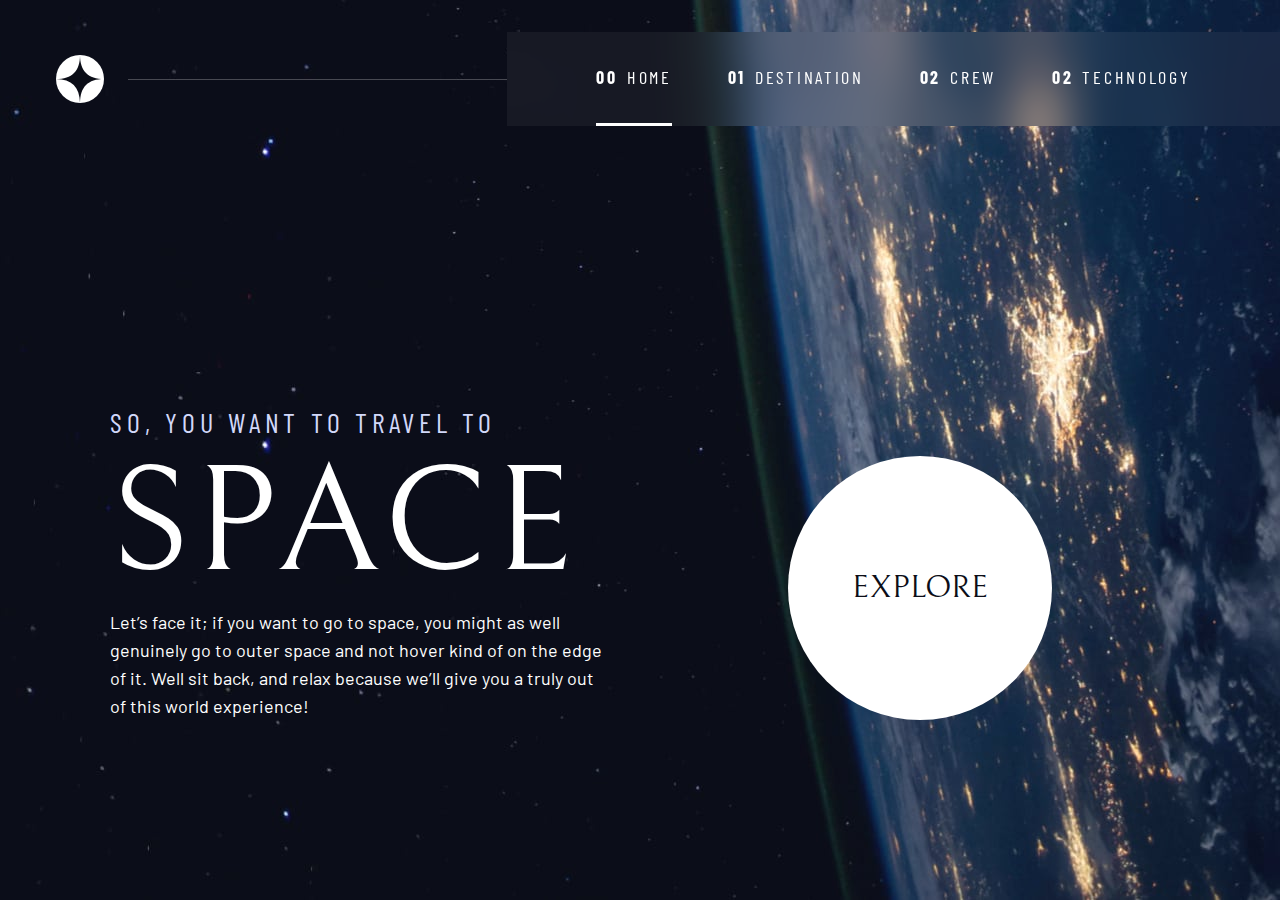
<file: index.html>
<!DOCTYPE html>
<html lang="en">
<head>
    <meta charset="UTF-8">
    <meta name="viewport" content="width=device-width, initial-scale=1.0">

    <link rel="icon" type="image/png" sizes="32x32" href="./assets/shared/logo.svg">
    
    <!-- Google fonts -->
    <link rel="preconnect" href="https://fonts.googleapis.com">
    <link rel="preconnect" href="https://fonts.gstatic.com" crossorigin>
    <link href="https://fonts.googleapis.com/css2?family=Barlow+Condensed:ital,wght@0,100;0,200;0,300;0,400;0,500;0,600;0,700;0,800;0,900;1,100;1,200;1,300;1,400;1,500;1,600;1,700;1,800;1,900&family=Barlow:ital,wght@0,100;0,200;0,300;0,400;0,500;0,600;0,700;0,800;0,900;1,100;1,200;1,300;1,400;1,500;1,600;1,700;1,800;1,900&family=Bellefair&display=swap" rel="stylesheet">
    
    <!-- Custom CSS -->
    <link rel="stylesheet" href="index.css">

    <script src="navigation.js" defer></script>

    <title>Frontend Mentor | Space tourism website</title>
</head>
<body class="home">
    <a class="skip-to-content" href="#main">Skip to content</a>
    <header class="primary-header flex">
        <div>
            <img src="./assets/shared/logo.svg" alt="space tourism logo" class="logo">
        </div>
        <button class="mobile-nav-toggle" aria-controls="primary-navigation"><span class="sr-only" aria-expanded="false">Menu</span></button>
        <nav>
            <ul id="primary-navigation" data-visible="false" class="primary-navigation underline-indicators flex">
                <li class="active"><a class="text-white ff-sans-cond uppercase letter-spacing-2" href="index.html"><span aria-hidden="true">00</span>Home</a></li>
                <li><a class="text-white ff-sans-cond uppercase letter-spacing-2" href="destination.html"><span aria-hidden="true">01</span>Destination</a></li>
                <li><a class="text-white ff-sans-cond uppercase letter-spacing-2" href="crew.html"><span aria-hidden="true">02</span>Crew</a></li>
                <li><a class="text-white ff-sans-cond uppercase letter-spacing-2" href="technology.html"><span aria-hidden="true">02</span>Technology</a></li>
            </ul>
        </nav>
    </header>

    <main id="main" class="grid-container grid-container--home">
        <div>
            <h1 class="text-accent fs-500 ff-sans-cond uppercase letter-spacing-1">
                So, you want to travel to
                <span class="d-block text-white fs-900 ff-serif">Space</span>
            </h1>
            <p>
                Let’s face it; if you want to go to space, you might as well genuinely go to 
                outer space and not hover kind of on the edge of it. Well sit back, and relax 
                because we’ll give you a truly out of this world experience!
            </p>
        </div>
        
        <div>
            <a href="destination.html" class="large-button bg-white text-dark ff-serif uppercase">Explore</a>
        </div>
    </main>

</body>
</html>
</file>
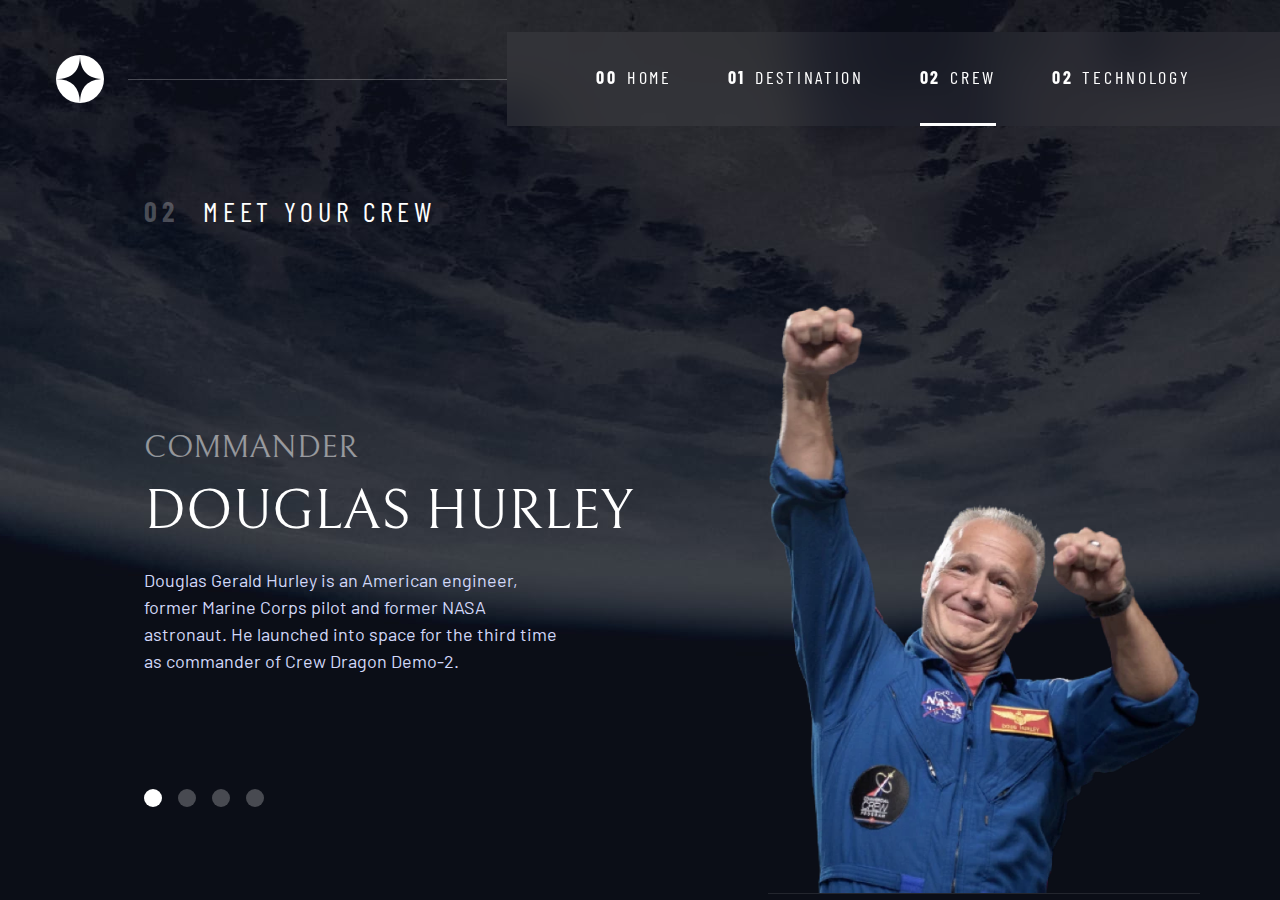
<file: crew.html>
<!DOCTYPE html>
<html lang="en">
<head>
    <meta charset="UTF-8">
    <meta name="viewport" content="width=device-width, initial-scale=1.0">

    <link rel="icon" type="image/png" sizes="32x32" href="./assets/shared/logo.svg">
    
    <!-- Google fonts -->
    <link rel="preconnect" href="https://fonts.googleapis.com">
    <link rel="preconnect" href="https://fonts.gstatic.com" crossorigin>
    <link href="https://fonts.googleapis.com/css2?family=Barlow+Condensed:ital,wght@0,100;0,200;0,300;0,400;0,500;0,600;0,700;0,800;0,900;1,100;1,200;1,300;1,400;1,500;1,600;1,700;1,800;1,900&family=Barlow:ital,wght@0,100;0,200;0,300;0,400;0,500;0,600;0,700;0,800;0,900;1,100;1,200;1,300;1,400;1,500;1,600;1,700;1,800;1,900&family=Bellefair&display=swap" rel="stylesheet">
    
    <!-- Custom CSS -->
    <link rel="stylesheet" href="index.css">

    <script src="navigation.js" defer></script>
    <script src="tabs.js" defer></script>

    <title>Frontend Mentor | Space tourism website</title>
</head>
<body class="crew">
    <a class="skip-to-content" href="#main">Skip to content</a>
    <header class="primary-header flex">
        <div>
            <img src="./assets/shared/logo.svg" alt="space tourism logo" class="logo">
        </div>
        <button class="mobile-nav-toggle" aria-controls="primary-navigation"><span class="sr-only" aria-expanded="false">Menu</span></button>
        <nav>
            <ul id="primary-navigation" data-visible="false" class="primary-navigation underline-indicators flex">
                <li><a class="text-white ff-sans-cond uppercase letter-spacing-2" href="index.html"><span aria-hidden="true">00</span>Home</a></li>
                <li><a class="text-white ff-sans-cond uppercase letter-spacing-2" href="destination.html"><span aria-hidden="true">01</span>Destination</a></li>
                <li class="active"><a class="text-white ff-sans-cond uppercase letter-spacing-2" href="crew.html"><span aria-hidden="true">02</span>Crew</a></li>
                <li><a class="text-white ff-sans-cond uppercase letter-spacing-2" href="technology.html"><span aria-hidden="true">02</span>Technology</a></li>
            </ul>
        </nav>
    </header>

    <main id="main" class="grid-container grid-container--crew flow">
        <h1 class="numbered-title"><span aria-hidden="true">02</span> Meet your crew</h1>

        <div class="dot-indicators flex" role="tablist" aria-label="crew member list">
            <button aria-selected="true" role="tab" aria-controls="commander-tab" tabindex="0" data-image="commander-image"><span class="sr-only">The commander</span></button>
            <button aria-selected="false" role="tab" aria-controls="specialist-tab" tabindex="0" data-image="specialist-image"><span class="sr-only">The mission specialist</span></button>
            <button aria-selected="false" role="tab" aria-controls="pilot-tab" tabindex="0" data-image="pilot-image"><span class="sr-only">The pilot</span></button>
            <button aria-selected="false" role="tab" aria-controls="engineer-tab" tabindex="0" data-image="engineer-image"><span class="sr-only">The crew engineer</span></button>
        </div> 

        <article class="crew-details flow" tabindex="0" role="tabpanel"> 
            <header class="flow flow--space-small">
                <h2 id="crew-role" class="fs-600 ff-serif uppercase">Commander</h2>
                <p id="crew-name" class="fs-700 ff-serif uppercase">Douglas Hurley</p>
            </header>
            
            <p id="crew-bio" class="text-accent">Douglas Gerald Hurley is an American engineer, former Marine Corps pilot 
            and former NASA astronaut. He launched into space for the third time as 
            commander of Crew Dragon Demo-2.</p>
        </article>

        <picture id="crew-image">
            <source srcset="./assets/crew/image-douglas-hurley.webp" type="image/webp">
            <img src="./assets/crew/image-douglas-hurley.png" alt="Douglas Hurley">
        </picture>
    </main>
</body>
</html>
</file>
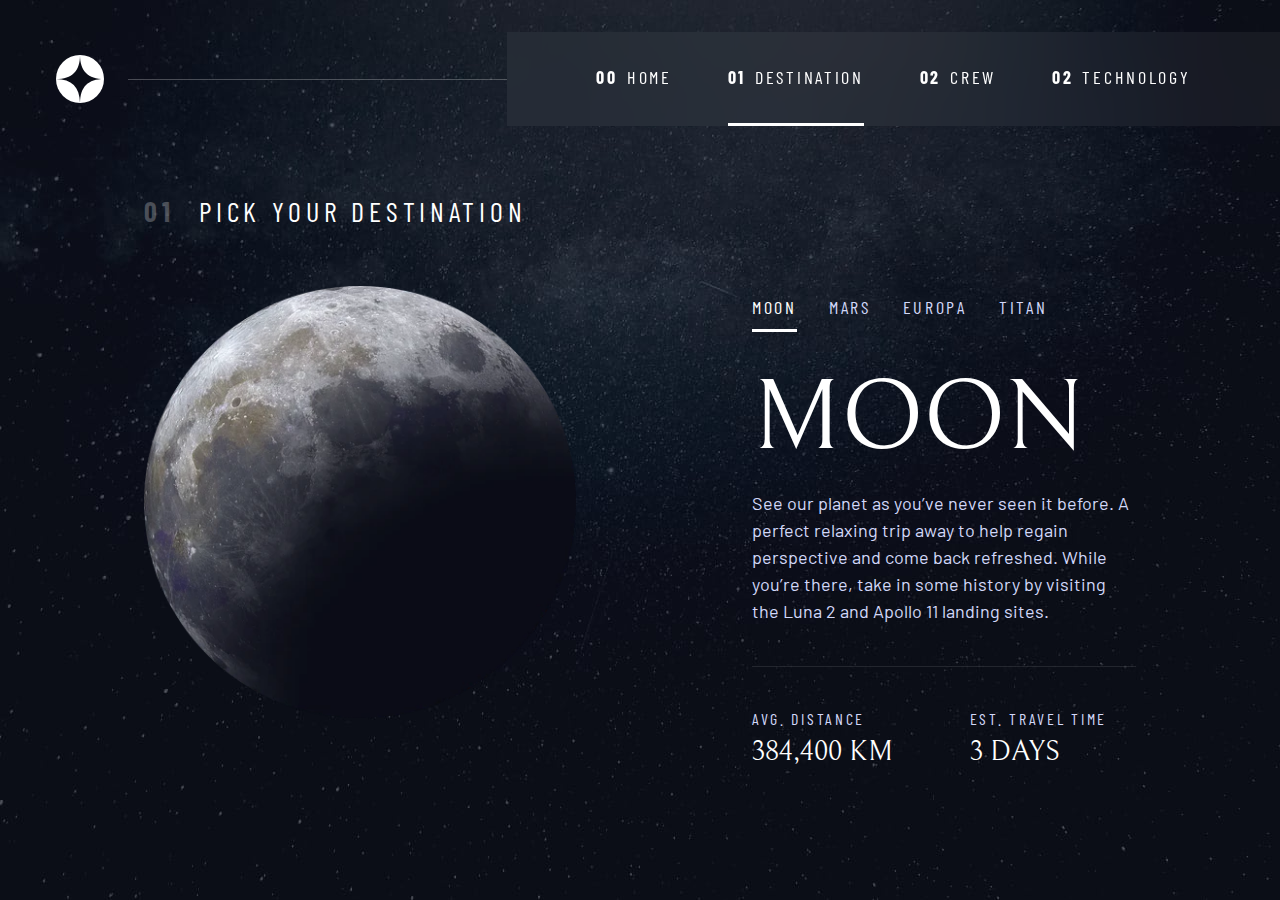
<file: destination.html>
<!DOCTYPE html>
<html lang="en">
<head>
    <meta charset="UTF-8">
    <meta name="viewport" content="width=device-width, initial-scale=1.0">

    <link rel="icon" type="image/png" sizes="32x32" href="./assets/shared/logo.svg">
    
    <!-- Google fonts -->
    <link rel="preconnect" href="https://fonts.googleapis.com">
    <link rel="preconnect" href="https://fonts.gstatic.com" crossorigin>
    <link href="https://fonts.googleapis.com/css2?family=Barlow+Condensed:ital,wght@0,100;0,200;0,300;0,400;0,500;0,600;0,700;0,800;0,900;1,100;1,200;1,300;1,400;1,500;1,600;1,700;1,800;1,900&family=Barlow:ital,wght@0,100;0,200;0,300;0,400;0,500;0,600;0,700;0,800;0,900;1,100;1,200;1,300;1,400;1,500;1,600;1,700;1,800;1,900&family=Bellefair&display=swap" rel="stylesheet">
    
    <!-- Custom CSS -->
    <link rel="stylesheet" href="index.css">

    <script src="navigation.js" defer></script>
    <script src="tabs.js" defer></script>

    <title>Frontend Mentor | Space tourism website</title>
</head>
<body class="destination">
    <a class="skip-to-content" href="#main">Skip to content</a>
    <header class="primary-header flex">
        <div>
            <img src="./assets/shared/logo.svg" alt="space tourism logo" class="logo">
        </div>
        <button class="mobile-nav-toggle" aria-controls="primary-navigation"><span class="sr-only" aria-expanded="false">Menu</span></button>
        <nav>
            <ul id="primary-navigation" data-visible="false" class="primary-navigation underline-indicators flex">
                <li><a class="text-white ff-sans-cond uppercase letter-spacing-2" href="index.html"><span aria-hidden="true">00</span>Home</a></li>
                <li class="active"><a class="text-white ff-sans-cond uppercase letter-spacing-2" href="destination.html"><span aria-hidden="true">01</span>Destination</a></li>
                <li><a class="text-white ff-sans-cond uppercase letter-spacing-2" href="crew.html"><span aria-hidden="true">02</span>Crew</a></li>
                <li><a class="text-white ff-sans-cond uppercase letter-spacing-2" href="technology.html"><span aria-hidden="true">02</span>Technology</a></li>
            </ul>
        </nav>
    </header>

    <main id="main" class="grid-container grid-container--destination flow">
        <h1 class="numbered-title"><span aria-hidden="true">01</span> Pick your destination</h1>
        
        <picture id="destination-image">
            <source srcset="./assets/destination/image-moon.webp" type="image/webp">
            <img src="./assets/destination/image-moon.png" alt="the moon">
        </picture>

        <div class="tab-list underline-indicators flex" role="tablist" aria-label="destination list">
            <button aria-selected="true" role="tab" aria-controls="moon-tab" class="text-accent ff-sans-cond uppercase letter-spacing-2" tabindex="0" data-image="moon-image">Moon</button>
            <button aria-selected="false" role="tab" aria-controls="mars-tab" class="text-accent ff-sans-cond uppercase letter-spacing-2" tabindex="-1" data-image="mars-image">Mars</button>
            <button aria-selected="false" role="tab" aria-controls="europa-tab" class="text-accent ff-sans-cond uppercase letter-spacing-2" tabindex="-1" data-image="europa-image">Europa</button>
            <button aria-selected="false" role="tab" aria-controls="titan-tab" class="text-accent ff-sans-cond uppercase letter-spacing-2" tabindex="-1" data-image="titan-image">Titan</button>
        </div>

        <article class="destination-info flow" tabindex="0" role="tabpanel">
            <h2 id="destination-name" class="fs-800 ff-serif uppercase">Moon</h2>

            <p id="destination-description" class="text-accent">See our planet as you’ve never seen it before. A perfect relaxing trip away to help 
            regain perspective and come back refreshed. While you’re there, take in some history 
            by visiting the Luna 2 and Apollo 11 landing sites.</p>
            
            <div class="destination-meta flex">
                <div>
                    <h3 class="text-accent fs-300 ff-sans-cond uppercase letter-spacing-2">Avg. distance</h3>
                    <p id="destination-distance" class="ff-serif uppercase">384,400 km</p>
                </div>
                
                <div>
                    <h3 class="text-accent fs-300 ff-sans-cond uppercase letter-spacing-2">Est. travel time</h3>
                    <p id="destination-travel" class="ff-serif uppercase">3 days</p>
                </div>
            </div>
        </article>
    </main>

</body>
</html>
</file>
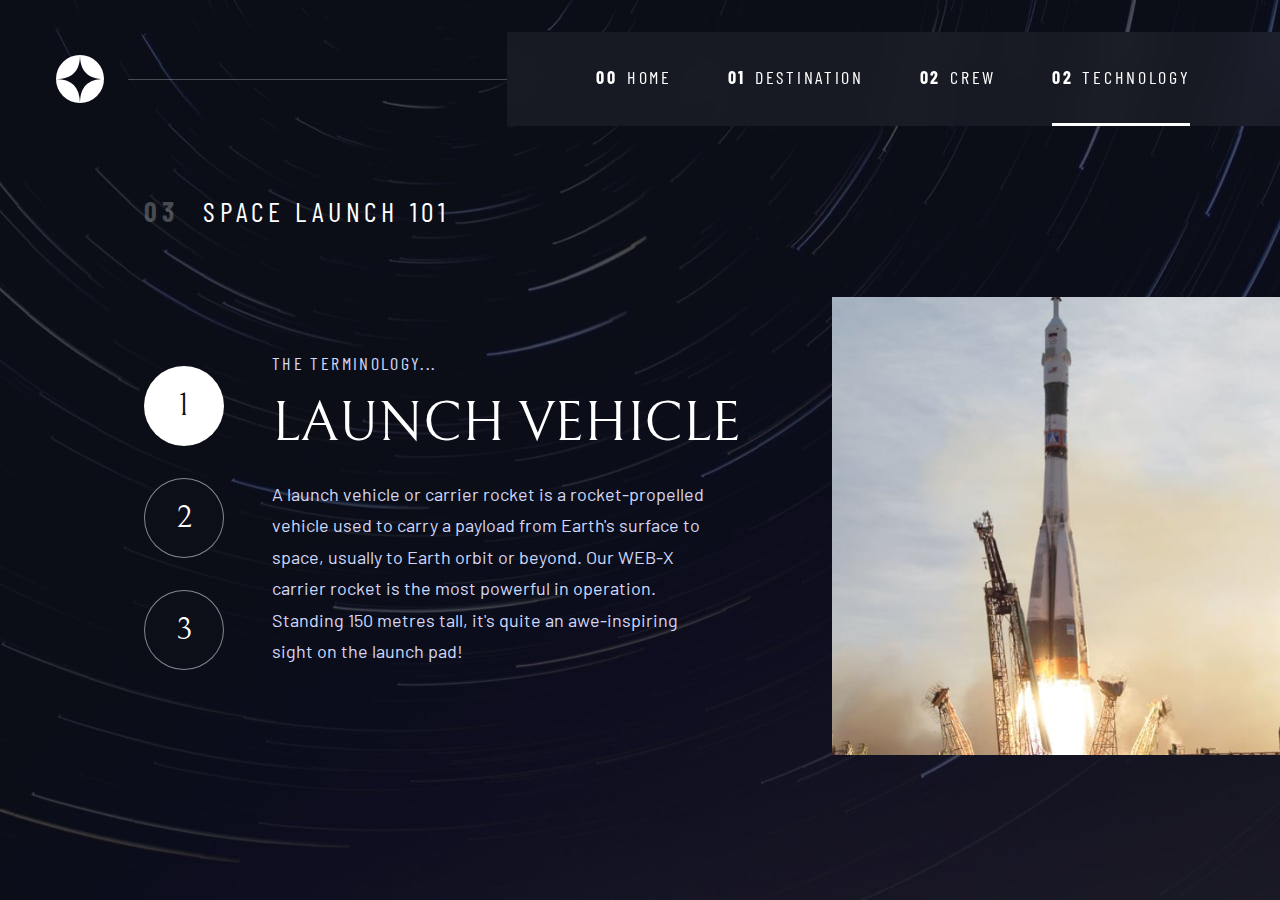
<file: technology.html>
<!DOCTYPE html>
<html lang="en">
<head>
    <meta charset="UTF-8">
    <meta name="viewport" content="width=device-width, initial-scale=1.0">

    <link rel="icon" type="image/png" sizes="32x32" href="./assets/shared/logo.svg">
    
    <!-- Google fonts -->
    <link rel="preconnect" href="https://fonts.googleapis.com">
    <link rel="preconnect" href="https://fonts.gstatic.com" crossorigin>
    <link href="https://fonts.googleapis.com/css2?family=Barlow+Condensed:ital,wght@0,100;0,200;0,300;0,400;0,500;0,600;0,700;0,800;0,900;1,100;1,200;1,300;1,400;1,500;1,600;1,700;1,800;1,900&family=Barlow:ital,wght@0,100;0,200;0,300;0,400;0,500;0,600;0,700;0,800;0,900;1,100;1,200;1,300;1,400;1,500;1,600;1,700;1,800;1,900&family=Bellefair&display=swap" rel="stylesheet">
    
    <!-- Custom CSS -->
    <link rel="stylesheet" href="index.css">

    <script src="navigation.js" defer></script>
    <script src="tabs.js" defer></script>

    <title>Frontend Mentor | Space tourism website</title>
</head>
<body class="technology">
    <a class="skip-to-content" href="#main">Skip to content</a>
    <header class="primary-header flex">
        <div>
            <img src="./assets/shared/logo.svg" alt="space tourism logo" class="logo">
        </div>
        <button class="mobile-nav-toggle" aria-controls="primary-navigation"><span class="sr-only" aria-expanded="false">Menu</span></button>
        <nav>
            <ul id="primary-navigation" data-visible="false" class="primary-navigation underline-indicators flex">
                <li><a class="text-white ff-sans-cond uppercase letter-spacing-2" href="index.html"><span aria-hidden="true">00</span>Home</a></li>
                <li><a class="text-white ff-sans-cond uppercase letter-spacing-2" href="destination.html"><span aria-hidden="true">01</span>Destination</a></li>
                <li><a class="text-white ff-sans-cond uppercase letter-spacing-2" href="crew.html"><span aria-hidden="true">02</span>Crew</a></li>
                <li class="active"><a class="text-white ff-sans-cond uppercase letter-spacing-2" href="technology.html"><span aria-hidden="true">02</span>Technology</a></li>
            </ul>
        </nav>
    </header>

    <main id="main" class="grid-container grid-container--technology flow">
        <h1 class="numbered-title"><span aria-hidden="true">03</span> Space launch 101</h1>

        <div class="number-indicators flex" role="tablist" aria-label="technology list">
            <button aria-selected="true" role="tab" aria-controls="vehicle-tab" tabindex="0" data-image="vehicle-image" class="bg-dark text-white fs-600 ff-serif">1</button>
            <button aria-selected="false" role="tab" aria-controls="spaceport-tab" tabindex="0" data-image="spaceport-image" class="bg-dark text-white fs-600 ff-serif">2</span></button>
            <button aria-selected="false" role="tab" aria-controls="capsule-tab" tabindex="0" data-image="capsule-image" class="bg-dark text-white fs-600 ff-serif">3</span></button>
        </div>

        <article class="technology-details flow" tabindex="0" role="tabpanel"> 
            <header class="flow flow--space-small">
                <h2 class="text-accent fs-400 ff-sans-cond uppercase" style="letter-spacing: 0.1475rem;">The terminology...</h2>
                <p id="technology-name" class="fs-700 ff-serif uppercase">Launch vehicle</p>
            </header>

            <p id="technology-description" class="text-accent">A launch vehicle or carrier rocket is a rocket-propelled vehicle used to carry a 
            payload from Earth's surface to space, usually to Earth orbit or beyond. Our 
            WEB-X carrier rocket is the most powerful in operation. Standing 150 metres tall, 
            it's quite an awe-inspiring sight on the launch pad!</p>
        </article>

        <picture id="technology-image">
            <img src="./assets/technology/image-launch-vehicle-portrait.jpg" alt="the launch vehicle">
            <img hidden src="./assets/technology/image-launch-vehicle-landscape.jpg" alt="the launch vehicle">
        </picture>
        
</body>
</html>
</file>
<file: index.css>
/* -------------------- */
/* CUSTOM PROPERTIES    */
/* -------------------- */

:root {
    /* Colors */
    --clr-dark: 230 35% 7%;
    --clr-light: 231 77% 90%;
    --clr-white: 0 0% 100%;

    /* Font-sizes */
    --fs-900: 6.25rem;
    --fs-800: 3.5rem;
    --fs-700: 1.5rem;
    --fs-600: 1rem;
    --fs-500: 1rem;
    --fs-400: 0.9375rem;
    --fs-300: 1rem;
    --fs-200: 0.875rem;

    /* Font families */
    --ff-serif: "Bellefair", serif;
    --ff-sans-cond: "Barlow Condensed", sans-serif;
    --ff-sans-normal: "Barlow", sans-serif;
}

@media (min-width: 35em) {
    :root {
        /* Font-sizes */
        --fs-900: 9.375rem;
        --fs-800: 5rem;
        --fs-700: 2.5rem;
        --fs-600: 1.5rem;
        --fs-500: 1.25rem;
        --fs-400: 1rem;
    }
}

@media (min-width: 52em) {
    :root {
        /* Font-sizes */
        --fs-800: 6.25rem;
        --fs-700: 3.5rem;
        --fs-600: 2rem;
        --fs-500: 1.75rem;
        --fs-400: 1.125rem;

    }
}

/* -------------------- */
/* RESET                */
/* -------------------- */

/* Box sizing */
*,
*::before,
*::after {
    box-sizing: border-box;
}

/* Reset margins */
body,
h1,
h2,
h3,
h4,
h5,
p,
figure,
picture {
    margin: 0;
}

h1,
h2,
h3,
h4,
h5,
p {
    font-weight: 400;
}

/* Body setup */
body {
    font-family: var(--ff-sans-normal);
    font-size: var(--fs-400);
    color: hsl( var(--clr-white) );
    background-color: hsl( var(--clr-dark) );
    line-height: 1.5;
    min-height: 100vh;

    display: grid;
    grid-template-rows: min-content 1fr;

    overflow-x: hidden;
}

/* Image reset */
img:not([hidden]),
picture:not([hidden]) {
    max-width: 100%;
    display: block;
}

/* Form elements reset */

input,
button,
textarea,
select {
    font: inherit;
}

/* Remove animations */
@media (prefers-reduced-motion: reduce) {  
    *,
    *::before,
    *::after {
      animation-duration: 0.01ms !important;
      animation-iteration-count: 1 !important;
      transition-duration: 0.01ms !important;
      scroll-behavior: auto !important;
    }
}

/* -------------------- */
/* UTILITY CLASSES      */
/* -------------------- */

/* General */
.flex {
    display: flex;
    gap: var(--gap, 1rem);
}

.grid {
    display: grid;
    gap: var(--gap, 1rem);
}

.d-block {
    display: block;
}

.flow > *:where(:not(:first-child)) {
    margin-top: var(--flow-space, 1rem);
}

.flow--space-small {
    --flow-space: 1rem;
}

.container {
    padding-inline: 2em;
    margin-inline: auto;
    max-width: 80rem;
}

.sr-only {
    position: absolute;
    width: 1px;
    height: 1px;
    padding: 0;
    margin: -1px;
    overflow: hidden;
    clip: rect(0, 0, 0, 0);
    white-space: nowrap;
    border: 0;
}

.skip-to-content {
    position: absolute;
    z-index: 9999;
    background: hsl( var(--clr-white) );
    color: hsl( var(--clr-dark) );
    padding: 0.5em 1em;
    margin-inline: auto;
    transform: translateY(-100%);
    transition: transform 250ms ease-in;
}

.skip-to-content:focus {
    transform: translateY(0);
}

/* Colors */
.bg-dark { background-color: hsl( var(--clr-dark) );}
.bg-light { background-color: hsl( var(--clr-light) );}
.bg-white { background-color: hsl( var(--clr-white) );}

.text-dark { color: hsl( var(--clr-dark) );}
.text-accent { color: hsl( var(--clr-light) );}
.text-white { color: hsl( var(--clr-white) );}

/* Typography */
.ff-serif { font-family: var(--ff-serif); } 
.ff-sans-cond { font-family: var(--ff-sans-cond); } 
.ff-sans-normal { font-family: var(--ff-sans-normal); } 

.letter-spacing-1 { letter-spacing: 4.75px; } 
.letter-spacing-2 { letter-spacing: 2.7px; } 
.letter-spacing-3 { letter-spacing: 2.35px; } 

.uppercase { text-transform: uppercase; }

.fs-900 { font-size: var(--fs-900); }
.fs-800 { font-size: var(--fs-800); }
.fs-700 { font-size: var(--fs-700); }
.fs-600 { font-size: var(--fs-600); }
.fs-500 { font-size: var(--fs-500); }
.fs-400 { font-size: var(--fs-400); }
.fs-300 { font-size: var(--fs-300); }
.fs-200 { font-size: var(--fs-200); }


.fs-900,
.fs-800,
.fs-700,
.fs-600 {
    line-height: 1.1;
}

.numbered-title {
    font-family: var(--ff-sans-cond);
    font-size: var(--fs-500);
    text-transform: uppercase;
    letter-spacing: 4.72px;
}

.numbered-title span {
    margin-right: 0.5em;
    font-weight: 700;
    color: hsl( var(--clr-white) / 0.25);
}

/* -------------------- */
/* COMPONENTS           */
/* -------------------- */

.large-button {
    font-size: 2rem;
    position: relative;
    display: inline-grid;
    z-index: 1;
    place-items: center;
    padding: 0 2em;
    border-radius: 50%;
    aspect-ratio: 1;
    text-decoration: none;
}

.large-button::after {
    content: '';
    position: absolute;
    z-index: -1;
    width: 100%;
    height: 100%;
    background: hsl( var(--clr-white) / 0.15 );
    border-radius: inherit;
    opacity: 0;
    transition: opacity 500ms linear, transform 750ms ease-in-out;
}

.large-button:hover::after,
.large-button:focus::after {
    transform: scale(1.5);
    opacity: 1;
}

/* Primary Header */

.logo {
    margin: 1.5rem clamp(1.5rem, 5vw, 3.5rem);
}

.primary-header {
    justify-content: space-between;
    align-items: center;
}

.primary-navigation {
    --gap: clamp(1.5rem, 5vw, 3.5rem);
    --underline-gap: 2rem;
    list-style: none;
    padding: 0;
    margin: 0;
    background: hsl( var(--clr-dark) / 0.95 );
}

.primary-navigation a {
    text-decoration: none;
}

.primary-navigation a > span {
    font-weight: 700;
    margin-right: 0.5em;
}

.mobile-nav-toggle {
    display: none;
}

@supports (backdrop-filter: blur(1rem)) {
    .primary-navigation {
        background: hsl( var(--clr-white) / 0.05 );
        backdrop-filter: blur(1.5rem);
    }
}

@media (max-width: 35rem) {
    .primary-navigation {
        --underline-gap: 0.5rem;
        position: fixed;
        z-index: 1000;
        inset: 0 0 0 30%;
        list-style: none;
        padding: min(20rem, 15vh) 2rem;
        margin: 0;
        flex-direction: column;
        transform: translateX(100%);
        transition: transform 500ms ease-in-out;
    }

    .primary-navigation.underline-indicators > * {
        border: 0;
    }

    .primary-navigation[data-visible="true"] {
        transform: translateX(0);
    }

    .mobile-nav-toggle {
        display: block;
        position: absolute;
        z-index: 2000;
        right: 1rem;
        top: 2rem;
        background: transparent;
        border: 0;
        background-image: url(./assets/shared/icon-hamburger.svg);
        background-repeat: no-repeat;
        background-position: center;
        width: 1.5rem;
        aspect-ratio: 1;
        border: 0;
    }

    .mobile-nav-toggle[aria-expanded="true"] {
        background-image: url(./assets/shared/icon-close.svg);
    }

    .mobile-nav-toggle:focus-visible {
        outline: 5px solid white;
        outline-offset: 5px;
    }
}

@media (min-width: 35em) {
    .primary-navigation {
        padding-inline: clamp(3rem, 7vw, 7rem);
    }
}

@media (min-width: 35em) and (max-width: 51.999em) {
    .primary-navigation a > span {
        display: none;
    }
}

@media (min-width: 52em) {
    .primary-header::after {
        content: '';
        display: block;
        position: relative;
        height: 1px;
        width: 100%;
        background: hsl( var(--clr-white) / 0.25);
        margin-right: -2.5rem;
        order: 1;
    }
    
    nav {
        order: 2;
    }

    .primary-navigation {
        margin-block: 2rem;
    }
}

.underline-indicators > * {
    cursor: pointer;
    padding: var(--underline-gap, 0.5rem) 0;
    border: 0;
    border-bottom: 0.2rem solid hsl( var(--clr-white) / 0 );
    background-color: transparent;
}

.underline-indicators > *:hover,
.underline-indicators > *:focus {
    border-color: hsl( var(--clr-white) / 0.5 );
}

.underline-indicators > .active,
.underline-indicators > [aria-selected="true"] {
    color: hsl( var(--clr-white) / 1);
    border-color: hsl( var(--clr-white) / 1 );
}

.tab-list {
    --gap: 2rem;
}

.dot-indicators > * {
    cursor: pointer;
    border: 0;
    border-radius: 50%;
    aspect-ratio: 1;
    padding: 0.5em;
    background-color: hsl( var(--clr-white) / 0.25 );
}

.dot-indicators > *:hover,
.dot-indicators > *:focus {
    background-color: hsl( var(--clr-white) / 0.5 );
}

.dot-indicators > [aria-selected="true"] {
    background-color: hsl( var(--clr-white) / 1 );
}

.number-indicators > * {
    cursor: pointer;
    place-items: center;
    width: 3rem;
    height: 3rem;
    border: 1px solid hsl( var(--clr-white) / 0.5 );
    border-radius: 50%;
    aspect-ratio: 1;
}

.number-indicators > *:hover,
.number-indicators > *:focus {
    border-color: hsl( var(--clr-white) / 1 );
}

.number-indicators > [aria-selected="true"] {
    color: hsl( var(--clr-dark) );
    background-color: hsl( var(--clr-white) / 1 );
}

/* -------------------- */
/* PAGE SPECIFIC BG     */
/* -------------------- */

body {
    background-size: cover;
    background-position: bottom center;
}

/* Home */
.home {
    background-image: url(./assets/home/background-home-mobile.jpg);
}

@media (min-width: 35rem) {
    .home {
        background-position: center center;
        background-image: url(./assets/home/background-home-tablet.jpg);
    }
}

@media (min-width: 52rem) {
    .home {
        background-image: url(./assets/home/background-home-desktop.jpg);
    }
}

/* Destination */
.destination {
    background-image: url(./assets/destination/background-destination-mobile.jpg);
}

@media (min-width: 35rem) {
    .destination {
        background-position: center center;
        background-image: url(./assets/destination/background-destination-tablet.jpg);
    }
}

@media (min-width: 52rem) {
    .destination {
        background-image: url(./assets/destination/background-destination-desktop.jpg);
    }
}

/* Crew */
.crew {
    background-image: url(./assets/crew/background-crew-mobile.jpg);
}

@media (min-width: 35rem) {
    .crew {
        background-position: center center;
        background-image: url(./assets/crew/background-crew-tablet.jpg);
    }
}

@media (min-width: 52rem) {
    .crew {
        background-image: url(./assets/crew/background-crew-desktop.jpg);
    }
}

/* Technology */
.technology {
    background-image: url(./assets/technology/background-technology-mobile.jpg);
}

@media (min-width: 35rem) {
    .technology {
        background-position: center center;
        background-image: url(./assets/technology/background-technology-tablet.jpg);
    }
}

@media (min-width: 52rem) {
    .technology {
        background-image: url(./assets/technology/background-technology-desktop.jpg);
    }
}
    
/* -------------------- */
/* LAYOUT               */
/* -------------------- */

.grid-container {
    text-align: center;
    display: grid;
    place-items: center;
    padding-inline: 1rem;
    padding: 0rem 2rem 2rem 2rem;
}

.grid-container p:not([class]) {
    max-width: 50ch;
}

.numbered-title {
    grid-area: title;
}

.grid-container--home p {
    line-height: 1.75rem;
}

/* Destination Layout */

.grid-container--destination {
    --flow-space: 2rem;
    grid-template-areas:
        'title'
        'image'
        'tabs'
        'content';
    grid-template-rows: minmax(0, 3.125rem) minmax(0, 28%) minmax(0, 10%) minmax(0, 1fr)
}

.grid-container--destination > .numbered-title {
    align-self: center;
}

.grid-container--destination > picture {
    grid-area: image;
    max-width: 60%;
    align-self: start;
}

/* scrollbar-gutter {
 } */

.grid-container--destination > .tab-list {
    grid-area: tabs;
}

.grid-container--destination > .destination-info {
    grid-area: content;
}

.grid-container--destination > .destination-info > p {
    --flow-space: 1rem;
    min-height: 7rem;
}

.destination-meta {
    flex-direction: column;
    border-top: 1px solid hsl( var(--clr-white) / 0.1);
    padding-top: 2.5rem;
    margin-top: 2.5rem;
}

.destination-meta p {
    font-size: 1.75rem;
}

/* Crew Layout */

.grid-container--crew {
    --flow-space: 2rem;
    grid-template-areas:
        'title'
        'image'
        'tabs'
        'content';
    grid-template-rows: minmax(0, 7%) minmax(0, 40%) minmax(0, 10%) minmax(0, 1fr)
}

.grid-container--crew > picture {
    grid-area: image;
    max-width: 60%;
    border-bottom: 1px solid hsl( var(--clr-white) / 0.1);
}

.grid-container--crew > picture > * {
    max-height: 15rem;
}

.grid-container--crew > .dot-indicators {
    grid-area: tabs;
    align-self: center;
    margin: 0;
}

.grid-container--crew > .crew-details {
    --flow-space: 1rem;
    grid-area: content;
    align-self: start;
}

.crew-details h2 {
    opacity: 0.5;
}

/* Technology Layout */

.grid-container--technology {
    --flow-space: 1.5rem;
    grid-template-areas:
        'title'
        'image'
        'tabs'
        'content';
    grid-template-rows: minmax(0, 7%) minmax(0, 25%) minmax(0, 15%) minmax(0, 1fr)
}

.grid-container--technology > .numbered-title {
    grid-area: title;
}

.grid-container--technology > picture {
    grid-area: image;
    margin-inline: -2rem;
    max-width: 100vw;
    align-self: center;
}

.grid-container--technology > .number-indicators {
    --flow-space: 2rem;
    grid-area: tabs;
}

.grid-container--technology > .technology-details {
    grid-area: content;
    align-self: start;
}

@media (min-width: 35em) {
    .numbered-title {
        justify-self: start;
        align-self: start;
        margin-top: 2rem;
    }

    .number-indicators > * {
        width: 4rem;
        height: 4rem;
    }

    .grid-container--destination {
        grid-template-rows: minmax(0, 7%) minmax(0, 35%) minmax(0, 5%) minmax(0, 1fr)
    }

    .grid-container--destination > .numbered-title {
        margin-top: 2rem;
    }

    .destination-meta {
        flex-direction: row;
        justify-content: space-evenly;
    }

    .grid-container--destination > picture {
        align-self: center;
        max-width: 35%;
    }

    .grid-container--destination > .destination-info {
        max-width: 35rem;
    }

    .grid-container--crew {
        padding-bottom: 0;
        grid-template-areas:
            'title'
            'content'
            'tabs'
            'image';
        grid-template-rows: minmax(0, 7%) minmax(0, 30%) minmax(0, 5%) minmax(0, 1fr);
    }

    .grid-container--crew > .crew-details {
        margin-top: 3rem;
    }

    .grid-container--crew > .crew-details > header {
        white-space: nowrap;
    }

    .grid-container--crew > .dot-indicators {
        align-self: center;
        margin: 0;
    }

    .grid-container--crew > picture {
        align-self: end;
    }

    .grid-container--crew > picture > * {
        max-height: 32rem;
    }

    .grid-container--crew > .crew-details,
    .grid-container--technology > .technology-details {
        grid-area: content;
        max-width: 70%;
    }

    .grid-container--technology {
        --flow-space: 1rem;
        grid-template-areas:
            'title'
            'image'
            'tabs'
            'content';
        grid-template-rows: minmax(0, 7%) minmax(0, 45%) minmax(0, 10%) minmax(0, 1fr)
    }

    .grid-container--technology > .technology-details {
        align-self: start;
        margin-top: 2rem;
    }

    .grid-container--technology > .technology-details > p {
        max-width: 28rem;
    }
}

@media (min-width: 52em) {
    .grid-container {
        text-align: left;
        column-gap: var(--container-gap, 2rem);
        grid-template-columns: minmax(2rem, 1fr) repeat(2, minmax(0, 40rem)) minmax(2rem, 1fr);
    }
    
    .grid-container--home {
        padding-bottom: max(6rem, 20vh );
        align-items: end;
    }

    .grid-container--home > *:first-child {
        grid-column: 2;
    }

    
    .grid-container--home > *:last-child {
        grid-column: 3;
    }

    .grid-container--destination {
        grid-template-columns: minmax(2rem, 1fr) minmax(0, 30rem) minmax(0, 30rem) minmax(2rem, 1fr);
        grid-template-rows: 6rem;
        justify-items: start;
        align-content: start;
        grid-template-areas:
            '. title title .'
            '. image tabs .'
            '. image content .';
    }

    .grid-container--destination > .numbered-title {
        align-self: start;
    }

    .grid-container--destination > picture {
        max-width: 90%;
        align-self: start;
    }

    .grid-container--destination > .destination-info > p {
        min-height: 8.5rem;
    }

    .grid-container--destination > .tab-list,
    .grid-container--destination > .destination-info {
        margin-inline-start: 6rem;
    }

    .destination-meta {
        --gap: min(6vw, 6rem);
        justify-content: start;
        white-space: nowrap;
    }

    .grid-container--crew {
        grid-template-columns: minmax(2rem, 1fr) minmax(0, 37rem) minmax(0, 23rem) minmax(2rem, 1fr);
        grid-template-rows: 14rem 20rem minmax(12rem, 20%);
        justify-items: start;
        grid-template-areas:
            '. title image .'
            '. content image .'
            '. tabs image.';
    }

    .grid-container--crew > .numbered-title {
        align-self: start;
    }

    .grid-container--crew > picture {
        grid-column: span 2;
        align-self: end;
        max-width: 90%;
    }

    .grid-container--crew > picture > * {
        max-height: none;
    }
    
    .technology > .grid-container {
        --container-gap: 4rem;
    }

    .grid-container--technology {
        grid-template-columns: minmax(2rem, 1fr) minmax(0, 5rem) minmax(0, 55rem) minmax(2rem, 1fr);
        grid-template-rows: minmax(0, 10rem) minmax(25rem, 50%) minmax(0, 1fr);
        justify-items: start;
        grid-template-areas:
            '. title title .'
            '. tabs content image'
            '. . . .';
    }

    .grid-container--technology > .numbered-title {
        align-self: start;
        margin-left: 1rem;
    }

    .technology-details {
        --flow-space: 3rem;
        align-self: start;
    }

    .technology-details > p {
        --flow-space: 0rem;
        min-width: 15rem;
        max-width: 27.5rem;
        line-height: 1.75;
    }

    .crew-details > header > p,
    .technology-details > header > p {
        white-space: nowrap;
        margin-bottom: 1.5rem;
    }

    .number-indicators {
        --gap: 2rem;
        flex-direction: column;
        align-self: start;
        margin: 3rem 1rem;
    }

    .number-indicators > * {
        width: 5rem;
        height: 5rem;
    }

    .grid-container--technology > picture {
        justify-self: end;
        align-self: center;
        min-width: 35vw;
        max-width: max-content;
    }
}
</file>
